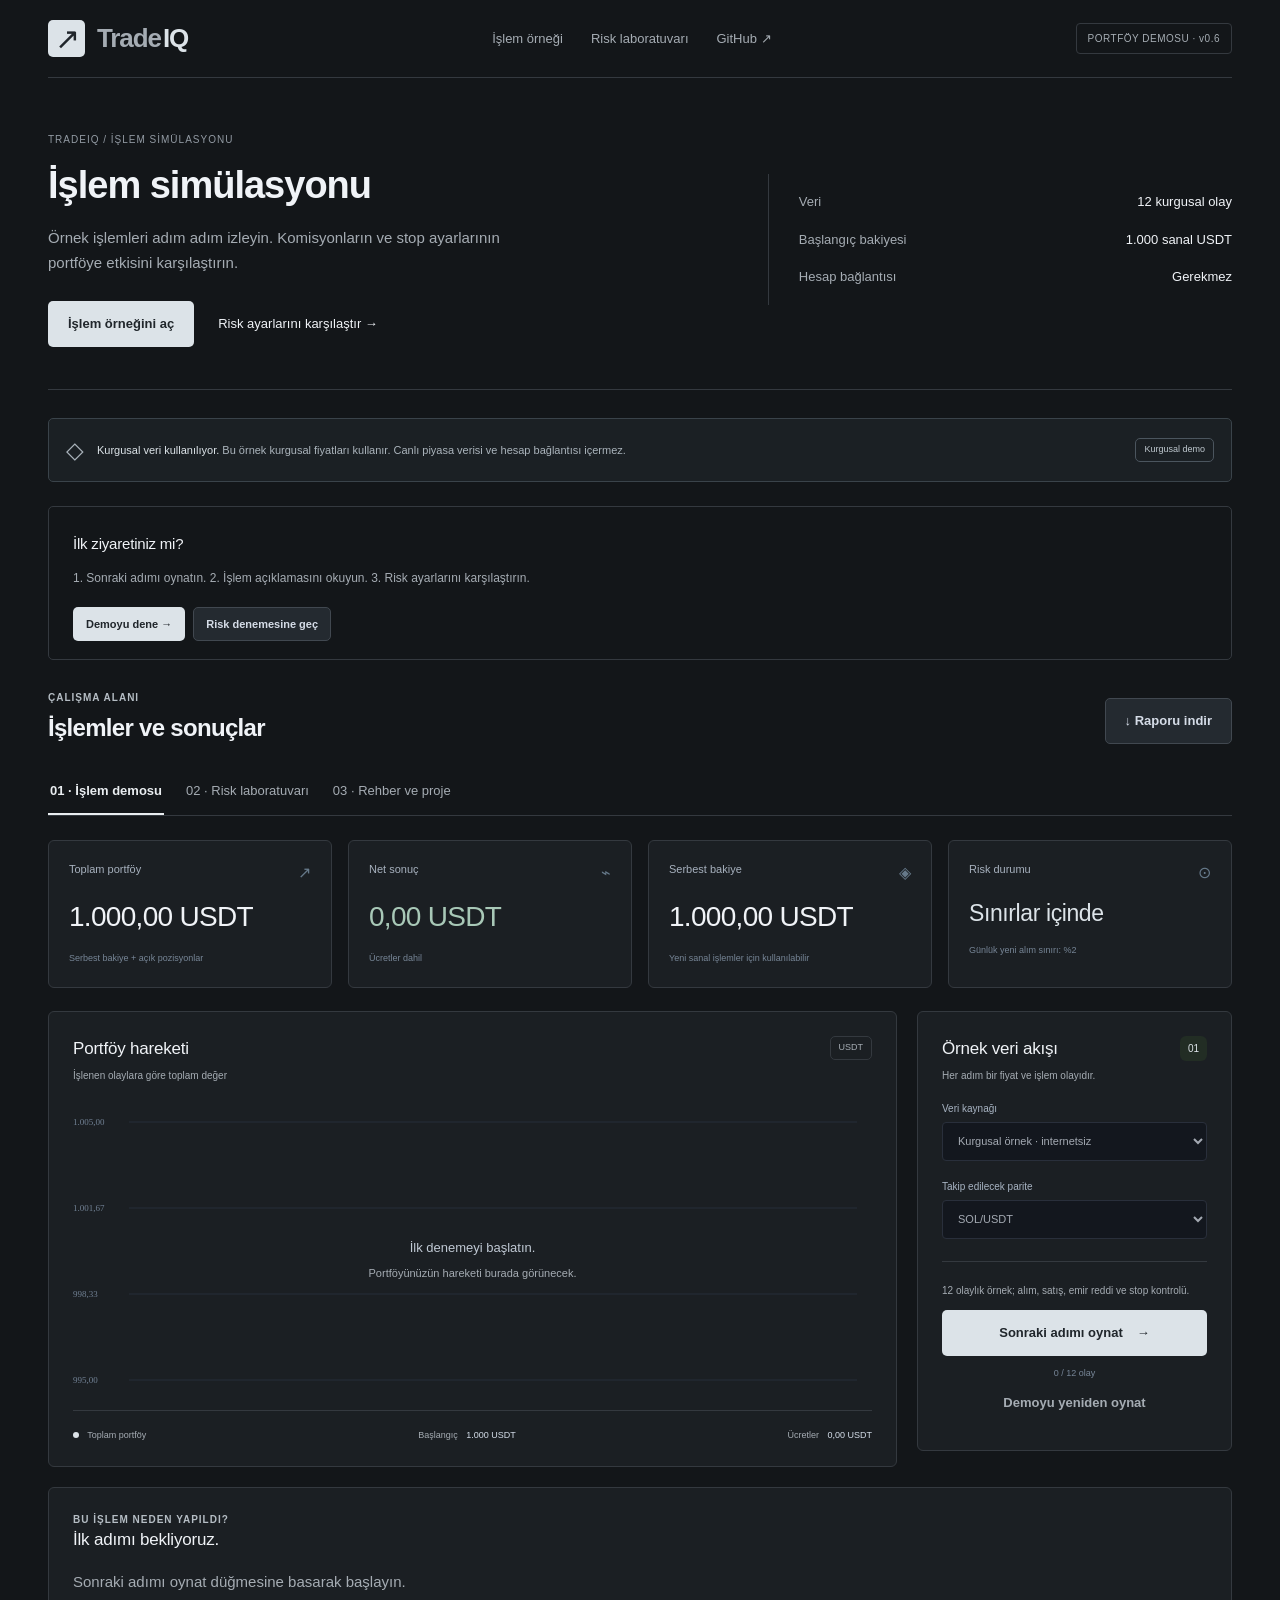
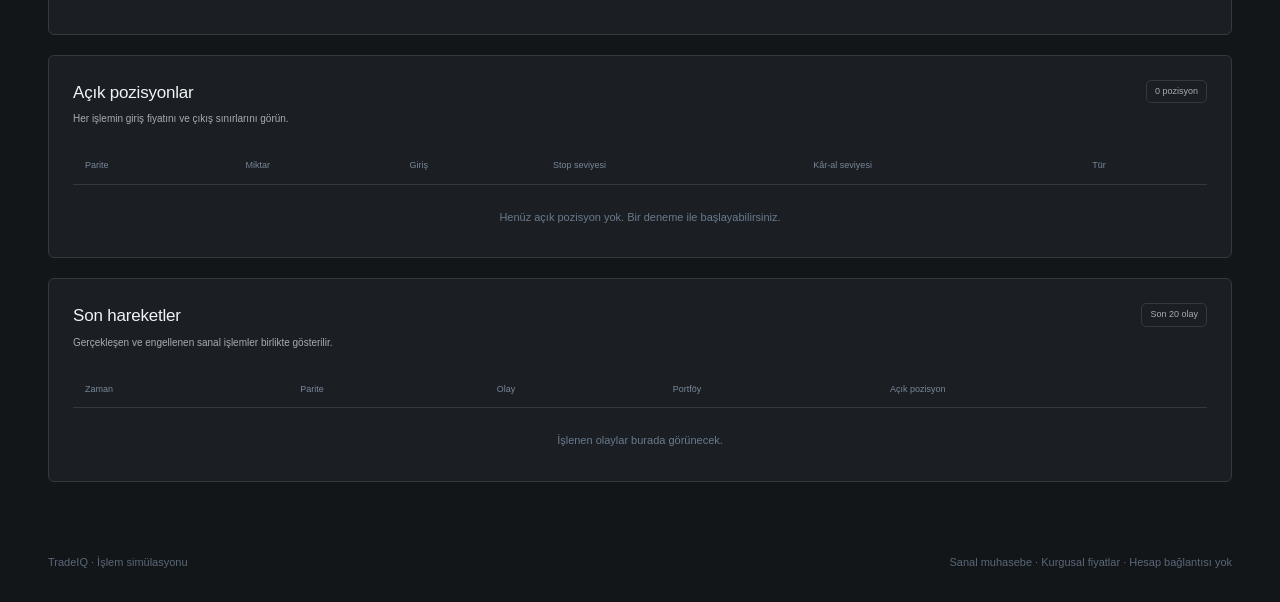
<file: docs/index.html>
<!doctype html>
<html lang="tr">
<head><meta charset="utf-8"><meta name="viewport" content="width=device-width, initial-scale=1"><title>TradeIQ · İşlem simülasyonu</title><meta name="description" content="TradeIQ: etkileşimli sanal işlem demosu, açıklanabilir işlem akışı ve iki senaryolu risk laboratuvarı."><link rel="stylesheet" href="./style.css?v=06"><script src="./app.js?v=06" defer></script></head>
<body>

<main id="overview"><header class="topbar"><a class="brand" href="#overview"><span class="brand-mark">↗</span>Trade<span>IQ</span></a><nav aria-label="Ana gezinme"><a href="#demo-view">İşlem örneği</a><a href="#lab">Risk laboratuvarı</a><a href="https://github.com/horasanliugurhan-beep/tradeiq" target="_blank" rel="noopener noreferrer">GitHub ↗</a></nav><span class="release">PORTFÖY DEMOSU · v0.6</span></header>
<section class="project-intro"><div><div class="project-label">TRADEIQ / İŞLEM SİMÜLASYONU</div><h1>İşlem simülasyonu</h1><p>Örnek işlemleri adım adım izleyin. Komisyonların ve stop ayarlarının portföye etkisini karşılaştırın.</p><div class="intro-links"><a class="button primary" href="#demo-view">İşlem örneğini aç</a><a href="#lab">Risk ayarlarını karşılaştır →</a></div></div><aside class="project-facts"><dl><div><dt>Veri</dt><dd>12 kurgusal olay</dd></div><div><dt>Başlangıç bakiyesi</dt><dd>1.000 sanal USDT</dd></div><div><dt>Hesap bağlantısı</dt><dd>Gerekmez</dd></div></dl></aside></section>
<div class="notice"><div class="notice-icon">◇</div><div><strong>Kurgusal veri kullanılıyor.</strong><span> Bu örnek kurgusal fiyatları kullanır. Canlı piyasa verisi ve hesap bağlantısı içermez.</span></div><span class="mode-pill" id="mode">Kurgusal demo</span></div>
<div id="message" class="message" role="status" aria-live="polite" hidden></div>
<section class="card" id="welcome"><div class="eyebrow">3 ADIMDA KEŞFEDİN</div><h3>İlk ziyaretiniz mi?</h3><p>1. Sonraki adımı oynatın. 2. İşlem açıklamasını okuyun. 3. Risk ayarlarını karşılaştırın.</p><a class="button primary" href="#controls">Demoyu dene →</a><a class="button secondary" href="#lab">Risk denemesine geç</a></section>
<div class="workspace-head"><div><div class="eyebrow">ÇALIŞMA ALANI</div><h2>İşlemler ve sonuçlar</h2></div><button id="export" class="button secondary">↓ Raporu indir</button></div><div class="view-tabs" role="tablist" aria-label="Deneme alanları"><button role="tab" id="tab-demo" data-tab="demo" aria-controls="demo-view" aria-selected="true">01 · İşlem demosu</button><button role="tab" id="tab-lab" data-tab="lab" aria-controls="lab" aria-selected="false">02 · Risk laboratuvarı</button><button role="tab" id="tab-about" data-tab="about" aria-controls="about-view" aria-selected="false">03 · Rehber ve proje</button></div><div data-view="demo" id="demo-view" role="tabpanel" aria-labelledby="tab-demo"><section class="metrics" aria-label="Portföy özeti"><article class="metric"><div>Toplam portföy <span>↗</span></div><h2 id="equity">—</h2><small>Serbest bakiye + açık pozisyonlar</small></article><article class="metric"><div>Net sonuç <span>⌁</span></div><h2 id="pnl">—</h2><small id="pnl-note">Ücretler dahil</small></article><article class="metric"><div>Serbest bakiye <span>◈</span></div><h2 id="cash">—</h2><small>Yeni sanal işlemler için kullanılabilir</small></article><article class="metric"><div>Risk durumu <span>⊙</span></div><h2 id="risk" class="risk-value">—</h2><small id="risk-note">Günlük yeni alım sınırı: %2</small></article></section><section class="main-grid"><article class="card chart-card"><div class="card-head"><div><h3>Portföy hareketi</h3><p id="chart-caption">İşlenen olaylara göre toplam değer</p></div><span class="label">USDT</span></div><div class="chart-wrap"><canvas id="chart" aria-label="Son olaylara göre portföy değeri" role="img"></canvas><div id="chart-empty">İlk denemeyi başlatın.<span>Portföyünüzün hareketi burada görünecek.</span></div></div><div class="chart-foot"><span><i></i> Toplam portföy</span><span>Başlangıç <strong>1.000 USDT</strong></span><span>Ücretler <strong id="fees">—</strong></span></div></article>
<article class="card controls" id="controls"><div class="card-head"><div><h3>Örnek veri akışı</h3><p>Her adım bir fiyat ve işlem olayıdır.</p></div><span class="number-badge">01</span></div><label for="source">Veri kaynağı</label><select id="source" disabled><option value="demo">Kurgusal örnek · internetsiz</option></select><label for="symbol">Takip edilecek parite</label><select id="symbol"><option>SOL/USDT</option><option>BTC/USDT</option><option>ETH/USDT</option></select><button id="configure" class="button secondary wide" hidden>Seçimi uygula</button><div class="divider"></div><div id="demo-controls"><p class="control-description">12 olaylık örnek; alım, satış, emir reddi ve stop kontrolü.</p><button id="step" class="button primary wide">Sonraki adımı oynat <span>→</span></button><small id="demo-progress">0 / 12 olay</small><button id="demo_restart" class="button quiet wide">Demoyu yeniden oynat</button></div><div id="public-controls" hidden><div class="price-line"><div>Son alınan fiyat<strong id="price">Henüz alınmadı</strong></div><button id="refresh" class="icon-button" aria-label="Fiyatı yenile">↻</button></div><small id="price-age">Fiyatı yenileyerek başlayın.</small><label class="check-row"><input type="checkbox" id="automatic"> EMA 9/21 ile otomatik sanal deneme</label><div class="two-buttons"><button id="start" class="button primary">Başlat</button><button id="pause" class="button secondary">Duraklat</button></div><div class="two-buttons manual"><button id="buy" class="button secondary">Sanal alım</button><button id="sell" class="button secondary">Sanal satış</button></div><small>Duraklatınca açık pozisyonların stop takibi sürer. Programı kapatınca takip durur.</small></div></article></section><section class="card" id="explanation" aria-live="polite"><div class="eyebrow">BU İŞLEM NEDEN YAPILDI?</div><h3 id="why-title">İlk adımı bekliyoruz.</h3><p id="why-text">Her olayın gerekçesi burada gösterilir.</p></section><section class="card positions"><div class="card-head"><div><h3>Açık pozisyonlar</h3><p>Her işlemin giriş fiyatını ve çıkış sınırlarını görün.</p></div><span class="label" id="position-count">0 pozisyon</span></div><div class="table-scroll"><table><thead><tr><th>Parite</th><th>Miktar</th><th>Giriş</th><th>Stop seviyesi</th><th>Kâr-al seviyesi</th><th>Tür</th></tr></thead><tbody id="positions-body"></tbody></table></div><div id="positions-empty" class="empty-row">Henüz açık pozisyon yok. Bir deneme ile başlayabilirsiniz.</div></section><section class="card history" id="history"><div class="card-head"><div><h3>Son hareketler</h3><p>Gerçekleşen ve engellenen sanal işlemler birlikte gösterilir.</p></div><span class="label">Son 20 olay</span></div><div class="table-scroll"><table><thead><tr><th>Zaman</th><th>Parite</th><th>Olay</th><th>Portföy</th><th>Açık pozisyon</th></tr></thead><tbody id="history-body"></tbody></table></div><div id="history-empty" class="empty-row">İşlenen olaylar burada görünecek.</div></section></div>


<section data-view="lab" role="tabpanel" aria-labelledby="tab-lab" class="card" id="lab"><div class="eyebrow">RİSK DENEME ALANI</div><h3>Aynı örnek, farklı ayarlar.</h3><p>1.000 USDT sanal başlangıç bakiyesi. İşlem başına risk sınırı %1; komisyon %0,1 ve kayma %0,05. İşlem tutarı üst sınırdır; risk sınırı nedeniyle kullanılan tutar daha düşük olabilir.</p><div class="scenario-grid"><div><h4>Senaryo A</h4><label for="amount-a">İşlem üst sınırı (USDT)</label><select id="amount-a"><option>50</option><option>100</option><option selected>250</option><option>500</option></select><label for="stop-a">Stop oranı (%)</label><select id="stop-a"><option>2</option><option selected>5</option><option>10</option></select></div><div><h4>Senaryo B</h4><label for="amount-b">İşlem üst sınırı (USDT)</label><select id="amount-b"><option>50</option><option selected>100</option><option>250</option><option>500</option></select><label for="stop-b">Stop oranı (%)</label><select id="stop-b"><option>2</option><option>5</option><option selected>10</option></select></div></div><div class="table-scroll"><table><thead><tr><th>Ölçüm</th><th>Senaryo A</th><th>Senaryo B</th></tr></thead><tbody id="comparison"></tbody></table></div><p>Sonuçlar aynı 12 kurgusal olayın tamamını kapsar. Stop seviyesi, özellikle fiyat boşluklarında kaybı garantiyle sınırlamaz. Bu örnek gelecekteki performansı tahmin etmez.</p></section>


<div data-view="about" id="about-view" role="tabpanel" aria-labelledby="tab-about"><section class="card" id="help"><div class="eyebrow">KULLANIM REHBERİ</div><h3>Aklınızdaki sorular.</h3><details><summary>Gerçek para kullanılıyor mu?</summary><p>Hayır. Tüm tutarlar sanal, fiyatlar kurgusaldır.</p></details><details><summary>Stop neden beklediğimden büyük zarar verdi?</summary><p>Fiyat stop seviyesinin altına atlayabilir. Örnek motor, olayda gözlenen fiyata kayma ve komisyon ekleyerek çıkış hesaplar.</p></details><details><summary>İşlem tutarını artırınca neden aynı sonuç çıkıyor?</summary><p>İşlem başına %1 risk sınırı, pozisyon miktarını azaltabilir. Seçtiğiniz tutar üst sınırdır.</p></details><details><summary>Bu bir AI sohbeti mi?</summary><p>Hayır. Bu rehber hazır açıklamalar içerir; bir AI modeline bağlantı kurulmaz.</p></details></section><section class="bottom-grid"><article class="card testnet" id="testnet"><div class="eyebrow">PROJE BİLGİSİ</div><h3>TradeIQ nasıl geliştirildi?</h3><p>Kalıcı işlem muhasebesi, risk sınırları ve 61 otomatik test. Bu demo, Python motorunun hesapladığı 12 olaylık örneği adım adım gösterir.</p><p>API anahtarı istenmez. Ziyaretçiler borsa hesabı bağlayamaz; gerçek para kullanılmaz.</p><a class="button secondary" href="https://github.com/horasanliugurhan-beep/tradeiq" target="_blank" rel="noopener noreferrer">Kaynak kodu incele ↗</a></article>
<article class="card guide"><div class="eyebrow">NASIL ÇALIŞIR?</div><h3>Kullanım adımları</h3><ol><li><span>01</span><div><strong>Bir kaynak seçin.</strong><p>Hazır kurgusal örneği adım adım oynatın.</p></div></li><li><span>02</span><div><strong>Sanal işlemi deneyin.</strong><p>Örnekteki alım, satış ve stop olaylarını inceleyin.</p></div></li><li><span>03</span><div><strong>Sonucu inceleyin.</strong><p>Net sonuç, ücret ve risk sınırlarını birlikte değerlendirin.</p></div></li></ol><div class="guide-foot">Bu örnek strateji performansı veya gelecekteki kazanç hakkında bir iddia içermez.</div></article></section></div><footer><span>TradeIQ · İşlem simülasyonu</span><span>Sanal muhasebe · Kurgusal fiyatlar · Hesap bağlantısı yok</span></footer>
</main></body></html>
</file>
<file: docs/style.css>
:root{--bg:#0e1117;--surface:#151922;--line:#272d38;--text:#f0f3f7;--muted:#909baa;--accent:#c5ee8b;--red:#ff8d93;--sidebar:224px}*{box-sizing:border-box}html{scroll-behavior:smooth}body{margin:0;background:var(--bg);color:var(--text);font-family:Inter,"Segoe UI",Arial,sans-serif;font-size:14px;line-height:1.5}button,input,select{font:inherit}a{color:inherit;text-decoration:none}button,a,select,input{outline-offset:4px}button{cursor:pointer}button:disabled{opacity:.45;cursor:not-allowed}[hidden]{display:none!important}.sidebar{position:fixed;inset:0 auto 0 0;width:var(--sidebar);background:#11151d;border-right:1px solid var(--line);padding:32px 21px;display:flex;flex-direction:column}.brand{display:flex;align-items:center;gap:2px;font-size:26px;font-weight:700;letter-spacing:-1.1px}.brand>span:last-child{color:var(--accent)}.brand-mark{background:var(--accent);color:#1d3021;font-size:30px;line-height:37px;height:37px;width:37px;text-align:center;border-radius:11px;margin-right:10px;font-weight:500}.workspace-label{color:#626f80;font-size:9px;letter-spacing:1.7px;margin:49px 8px 14px}.nav-item{display:flex;align-items:center;gap:13px;color:#9ca8b8;font-size:12px;padding:13px 11px;margin-bottom:7px;border-radius:8px}.nav-item span{font-size:20px;width:21px}.nav-item:hover{background:#1b222d;color:#fff}.nav-item.selected{background:#222d24;color:var(--accent)}.side-note{margin-top:auto;border:1px solid var(--line);padding:15px;border-radius:10px;font-size:11px;color:#d6dfcb}.tiny-dot{display:inline-block;height:6px;width:6px;border-radius:50%;background:var(--accent);margin-right:6px}.side-note p{color:var(--muted);margin-bottom:0;line-height:1.8}.profile{display:flex;gap:10px;align-items:center;border-top:1px solid var(--line);margin-top:25px;padding-top:24px;font-size:11px}.profile small{display:block;color:var(--muted);font-size:10px;margin-top:3px}.avatar{background:#2a3442;color:#c9d5e3;width:33px;height:33px;border-radius:50%;display:grid;place-items:center}main{margin-left:var(--sidebar);padding:0 40px;max-width:1700px}header{height:78px;border-bottom:1px solid var(--line);display:flex;align-items:center;justify-content:space-between;color:var(--muted);font-size:11px}.breadcrumb span{margin:0 12px;color:#4a5361}.header-meta{display:flex;align-items:center;gap:6px}.version{margin-left:15px;border:1px solid var(--line);padding:2px 8px;border-radius:5px;font-size:10px}.intro{display:flex;justify-content:space-between;align-items:center;padding:34px 0 25px}.eyebrow{font-size:9px;letter-spacing:2px;color:var(--accent);font-weight:600}h1{font-size:30px;letter-spacing:-1px;font-weight:600;margin:8px 0}p{color:var(--muted)}.intro p{font-size:12px;margin:7px 0}.button{display:inline-flex;justify-content:center;align-items:center;gap:14px;padding:10px 15px;border-radius:7px;font-size:11px;font-weight:600;border:1px solid transparent;min-height:39px;transition:background .15s}.button.primary{background:var(--accent);color:#1b2920}.button.primary:hover{background:#dbffa8}.button.secondary{background:#1b202b;border-color:#303744;color:#d5dce7}.button.secondary:hover{background:#252d3b}.button.quiet{background:transparent;color:var(--muted);padding:8px}.wide{width:100%}.notice{display:flex;align-items:center;gap:13px;padding:14px 17px;border:1px solid #344132;border-radius:8px;background:#172119;font-size:11px;color:#aebbab}.notice strong{color:#d7e5cd;font-weight:500}.notice-icon{font-size:23px;color:var(--accent)}.mode-pill{margin-left:auto;white-space:nowrap;font-size:9px;border:1px solid #41533e;border-radius:5px;padding:4px 8px;color:var(--accent)}.message{padding:13px 17px;background:#273345;border:1px solid #465773;border-radius:8px;margin-top:14px;color:#dce8ff;font-size:12px}.message.error{background:#342024;color:#ffc7cd;border-color:#6f3b43}.metrics{display:grid;grid-template-columns:repeat(4,1fr);gap:15px;margin:23px 0}.metric{border:1px solid var(--line);border-radius:10px;background:var(--surface);padding:20px}.metric>div{font-size:11px;color:#a7b1be;display:flex;justify-content:space-between}.metric>div span{color:#66798a;font-size:16px}.metric h2{font-weight:500;font-size:27px;margin:11px 0 7px;letter-spacing:-.7px}.metric small{color:#778697;font-size:9px}.metric .risk-value{font-size:23px;letter-spacing:-.4px;color:var(--accent)}.positive{color:var(--accent)}.negative{color:var(--red)}.main-grid{display:grid;grid-template-columns:minmax(0,1fr) 315px;gap:20px;align-items:start}.card{background:var(--surface);border:1px solid var(--line);border-radius:11px;padding:23px;min-width:0}.card-head{display:flex;justify-content:space-between;align-items:start;gap:12px}h3{font-weight:500;font-size:15px;letter-spacing:-.2px;margin:0}.card-head p{font-size:10px;margin:5px 0 0}.label{font-size:9px;padding:4px 8px;border:1px solid var(--line);color:var(--muted);border-radius:5px;white-space:nowrap}.chart-wrap{position:relative;height:270px;margin-top:25px}canvas{width:100%;height:100%}#chart-empty{position:absolute;inset:0;display:flex;flex-direction:column;align-items:center;justify-content:center;color:#c0c9d4;font-size:13px}#chart-empty span{display:block;color:var(--muted);font-size:11px;margin-top:7px}.chart-foot{display:flex;align-items:center;justify-content:space-between;border-top:1px solid var(--line);padding-top:18px;color:var(--muted);font-size:9px}.chart-foot i{display:inline-block;width:6px;height:6px;border-radius:50%;background:var(--accent);margin-right:6px}.chart-foot strong{margin-left:6px;color:#d5deea;font-weight:500}.number-badge{background:#222d24;color:var(--accent);border-radius:6px;padding:5px 8px;font-size:10px}label{display:block;color:#a8b4c3;font-size:10px;margin:16px 0 6px}input,select{width:100%;background:#11151d;border:1px solid #303746;color:#dde4ef;border-radius:6px;min-height:39px;padding:9px 11px;font-size:11px}input::placeholder{color:#576576}select{margin-bottom:2px}.controls>.button{margin-top:16px}.divider{height:1px;background:var(--line);margin:20px 0}.control-description{font-size:10px;line-height:1.7}.controls small{display:block;color:#778698;font-size:9px;line-height:1.6;margin-top:10px}#demo-progress{text-align:center}.price-line{display:flex;justify-content:space-between;color:var(--muted);font-size:10px}.price-line strong{display:block;color:#e5edf8;font-size:19px;font-weight:500;margin-top:4px}.icon-button{border:1px solid var(--line);border-radius:6px;background:#1e2530;color:var(--accent);width:34px;height:34px;font-size:20px}.check-row{display:flex;gap:8px;align-items:center;line-height:1.7;margin:18px 0}.check-row input{width:14px;min-height:14px;accent-color:var(--accent)}.two-buttons{display:flex;gap:8px}.two-buttons>*{flex:1}.manual{margin-top:10px}.positions{margin-top:20px}.table-scroll{overflow-x:auto}table{width:100%;border-collapse:collapse;text-align:left;font-size:11px;margin-top:20px;white-space:nowrap}th{color:#788699;font-weight:400;font-size:9px;padding:11px 12px;border-bottom:1px solid var(--line)}td{padding:13px 12px;border-bottom:1px solid #242a34;color:#bdc8d6}td:first-child{color:#e8edf4}.empty-row{padding:24px 0 8px;text-align:center;color:#697a8e;font-size:11px}.bottom-grid{display:grid;grid-template-columns:minmax(0,1.6fr) minmax(260px,1fr);gap:20px;margin-top:20px}.testnet h3{margin-top:8px}.connection-badge{font-size:9px;border:1px solid var(--line);padding:4px 8px;color:var(--muted);border-radius:50px;white-space:nowrap}.connection-badge.connected{border-color:#465a39;color:var(--accent)}.testnet-info{color:var(--muted);font-size:10px;line-height:1.9;margin:17px 0 3px}.testnet-info a{color:var(--accent);text-decoration:underline;text-underline-offset:3px}.key-fields{display:grid;grid-template-columns:1fr 1fr;gap:12px}.key-fields label{margin-top:12px}form>.button{margin-top:15px}.validation{border-top:1px solid var(--line);margin-top:18px;padding-top:4px}.validate-row{display:flex;gap:10px}.validate-row input{width:100px}.validation small{display:block;color:#78899b;font-size:9px;line-height:1.7;margin-top:9px}.balance-tags{display:flex;gap:8px;flex-wrap:wrap;font-size:10px;margin-top:15px}.balance-tags span{background:#263024;padding:5px 9px;border-radius:5px;color:#d7e8c8}.guide h3{margin:11px 0 25px;font-size:19px}.guide ol{list-style:none;padding:0;margin:0}.guide li{display:flex;gap:15px;margin-bottom:23px}.guide li>span{color:#8ca077;font-size:11px;border:1px solid #344133;border-radius:50%;height:29px;min-width:29px;display:grid;place-items:center}.guide strong{font-size:11px;font-weight:500}.guide p{font-size:10px;line-height:1.8;margin:6px 0}.guide-foot{border-top:1px solid var(--line);padding-top:16px;font-size:9px;line-height:1.8;color:#7e8b9b}.history{margin-top:20px}.outcome{font-size:10px;background:#252c38;border-radius:5px;padding:4px 7px;display:inline-block}.outcome.buy{color:var(--accent);background:#263424}.outcome.sell{color:#b7cfff;background:#263247}.outcome.blocked{color:#f3c17f;background:#372d23}footer{display:flex;justify-content:space-between;color:#596778;font-size:9px;padding:26px 0 35px}body.busy button{pointer-events:none;opacity:.65}@media(min-width:1500px){main{padding:0 60px}.chart-wrap{height:310px}}@media(max-width:1150px){:root{--sidebar:190px}main{padding:0 24px}.sidebar{padding:26px 14px}.metrics{gap:10px}.metric{padding:15px}.metric h2{font-size:22px}.main-grid{grid-template-columns:minmax(0,1fr) 285px}.card{padding:19px}.chart-foot{flex-wrap:wrap;gap:10px}.notice{align-items:start}.notice>div:nth-child(2) span{display:block}.intro h1{font-size:25px}}@media(max-width:900px){.sidebar{width:70px;padding:25px 12px}.brand{font-size:0}.brand-mark{font-size:28px;margin:0;min-width:37px}.workspace-label,.side-note,.profile{display:none}.sidebar nav{margin-top:30px}.nav-item{font-size:0;gap:0;padding:12px 10px}.nav-item span{font-size:20px}.brand>span:last-child{display:none}main{margin-left:70px}.metrics{grid-template-columns:repeat(2,1fr)}.main-grid{grid-template-columns:1fr}.chart-wrap{height:230px}.bottom-grid{grid-template-columns:1fr}.intro{gap:15px}.intro h1{font-size:24px}.controls{max-width:none}.controls label{margin-top:10px}}@media(max-width:550px){main{padding:0 15px;margin-left:0}.sidebar{display:none}header{height:55px}.header-meta{font-size:9px}.intro{align-items:start;padding-top:25px}.intro h1{font-size:23px;max-width:240px}.intro>.button{font-size:0;width:39px;padding:0}.intro>.button::after{content:'↓';font-size:18px}.intro p{font-size:10px}.notice{padding:12px;gap:9px}.mode-pill{display:none}.metric h2{font-size:22px}.metric small{font-size:8px}.card{padding:16px}.key-fields{grid-template-columns:1fr}.testnet .card-head{display:block}.connection-badge{display:inline-block;margin-top:12px}.chart-foot{font-size:8px}.validate-row{flex-wrap:wrap}footer{display:block}footer span{display:block;margin:5px 0}.metric .risk-value{font-size:19px}}
body.busy #pause{pointer-events:auto;opacity:1} body.busy #pause:disabled{opacity:.45}

#welcome,#explanation,#lab,#help{margin:20px 0;padding:24px} .scenario-grid{display:grid;grid-template-columns:1fr 1fr;gap:24px;margin:20px 0}.scenario-grid label{display:block;margin:12px 0 6px}.scenario-grid select{width:100%}details{padding:14px 0;border-bottom:1px solid #29323e}summary{cursor:pointer;font-weight:600}#welcome .button{margin:6px 8px 0 0}@media(max-width:600px){.scenario-grid{grid-template-columns:1fr}#welcome,#explanation,#lab,#help{padding:18px}}

:root{--bg:#090f19;--surface:#111d2b;--line:#273749;--accent:#c8f398;--muted:#a2b3c7}body{background:radial-gradient(ellipse at 80% 0%,#16352f55,transparent 45%),var(--bg);font-size:15px}main{margin:0 auto;padding:0 48px;max-width:1440px}.topbar{height:94px;font-size:13px}.topbar nav{display:flex;gap:28px}.topbar nav a:hover{color:var(--accent)}.release{font-size:10px;letter-spacing:1px;border:1px solid var(--line);padding:7px 11px;border-radius:30px}.hero{display:grid;grid-template-columns:1.1fr 1fr;gap:64px;align-items:center;padding:78px 0 62px}.hero h1{font-size:clamp(48px,5.5vw,78px);font-weight:650;line-height:1.08;letter-spacing:-3px;margin:24px 0}.hero h1 span{color:var(--accent)}.hero-copy>p{font-size:17px;max-width:470px;line-height:1.8}.eyebrow{font-size:10px;letter-spacing:1.5px}.hero-actions{display:flex;gap:12px;margin:28px 0 20px}.button{font-size:13px;border-radius:10px;min-height:46px;padding:12px 19px;transition:transform .2s,background .2s}.button:hover{transform:translateY(-2px)}.hero-tags{display:flex;gap:15px;flex-wrap:wrap;font-size:11px;color:var(--muted)}.hero-tags span:before{content:'✓ ';color:var(--accent)}.hero-art{border:1px solid #365448;background:linear-gradient(135deg,#1e382f88,#0e1c2d);padding:28px;border-radius:24px;box-shadow:0 25px 80px #0005;transform:rotate(-2deg)}.art-label{font-size:10px;letter-spacing:3px;color:#adc6bd}.hero-art svg{width:100%;margin:20px 0}.art-chips{display:flex;gap:12px}.art-chips span{padding:8px 12px;border:1px solid #3a514b;border-radius:9px;color:#d6e4dc;font-size:12px}.hero-art small{display:block;margin-top:20px;font-size:10px;color:#9eaea9}.proof-strip{display:grid;grid-template-columns:repeat(4,1fr);border-top:1px solid var(--line);border-bottom:1px solid var(--line);padding:26px 0;margin-bottom:40px;gap:20px}.proof-strip div{display:flex;align-items:center;gap:14px}.proof-strip strong{font-size:30px;font-weight:500;color:var(--accent)}.proof-strip span{font-size:12px;color:var(--muted)}.notice{border-radius:12px;margin-bottom:24px}.workspace-head{display:flex;justify-content:space-between;align-items:center;margin:30px 0 18px}.workspace-head h2{font-size:28px;letter-spacing:-.7px;margin:5px 0}.view-tabs{display:flex;gap:8px;padding:6px;background:#0e1826;border:1px solid var(--line);border-radius:13px;margin:0 0 24px;width:fit-content}.view-tabs button{background:transparent;color:var(--muted);border:0;border-radius:8px;padding:12px 20px;font-size:13px}.view-tabs button[aria-selected=true]{background:#c8f398;color:#15261b;font-weight:600}.card{border-radius:16px;background:linear-gradient(135deg,#142130,#101a28);padding:24px;box-shadow:0 10px 30px #0001}.metric{border-radius:14px;background:#111c2b}.metric h2{font-size:30px}h3{font-size:19px}.card p{line-height:1.8}.metrics{gap:16px}.main-grid{gap:20px;margin-top:22px}.chart-wrap{height:300px}#welcome{background:transparent;border:1px solid var(--line);padding:18px 24px;margin-bottom:28px}#welcome h3{margin:8px 0}#welcome .button{min-height:34px;padding:7px 12px;font-size:11px}#lab .scenario-grid>div{background:#0c1522;border:1px solid var(--line);border-radius:12px;padding:20px}select,input{border-radius:9px}#demo-view{scroll-margin-top:24px}.view-tabs button:focus-visible{outline:2px solid white;outline-offset:3px}[data-view]{animation:appear .35s ease-out}@keyframes appear{from{opacity:.4;transform:translateY(7px)}to{opacity:1;transform:none}}footer{padding:32px 0;margin-top:40px}@media(prefers-reduced-motion:reduce){html{scroll-behavior:auto}*{animation:none!important;transition:none!important}.hero-art{transform:none}}@media(max-width:1000px){main{margin:0;padding:0 28px}.hero{gap:28px;padding-top:50px}.hero h1{font-size:56px}.release{display:none}.proof-strip div{display:block}.proof-strip span{display:block}.brand>span:last-child{display:inline}.hero-art{padding:18px}}@media(max-width:650px){main{padding:0 18px}.topbar{height:76px}.topbar nav{gap:14px;font-size:11px}.topbar nav a:first-child{display:none}.brand{font-size:23px}.hero{grid-template-columns:1fr;padding:40px 0;gap:28px}.hero h1{font-size:50px;letter-spacing:-2px}.hero-copy>p{font-size:15px}.hero-art{transform:none}.hero-tags{gap:10px;font-size:10px}.hero-actions{flex-wrap:wrap}.proof-strip{grid-template-columns:1fr 1fr;padding:22px 0;gap:22px}.proof-strip strong{font-size:25px}.proof-strip span{font-size:11px}.workspace-head h2{font-size:23px}.workspace-head .button{font-size:11px;padding:9px 12px}.view-tabs{width:100%;gap:3px}.view-tabs button{padding:11px 6px;flex:1;font-size:10px}.metrics{gap:10px}.metric h2{font-size:23px}.card{padding:18px}.hero .eyebrow{font-size:8px;letter-spacing:1px}#welcome{padding:18px}.chart-wrap{height:230px}}

/* Restrained financial workspace */
:root{--bg:#131619;--surface:#1b1f23;--line:#34393f;--accent:#dce3e8;--muted:#a5acb3}body{background:#131619;font-family:"Segoe UI",Arial,sans-serif}.topbar{height:78px}.brand-mark{background:#dce3e8;color:#20262b;border-radius:5px}.brand>span:last-child{color:#dce3e8}.release{border-radius:4px;letter-spacing:.5px}.project-intro{display:grid;grid-template-columns:1.4fr 1fr;gap:70px;padding:54px 0 42px;border-bottom:1px solid var(--line);margin-bottom:28px}.project-label{font-size:10px;color:#929aa3;letter-spacing:1px}.project-intro h1{font-size:38px;font-weight:600;letter-spacing:-1px;line-height:1.2;margin:16px 0}.project-intro p{font-size:15px;max-width:510px;line-height:1.7}.intro-links{display:flex;align-items:center;gap:24px;margin-top:25px;font-size:13px}.project-facts{align-self:center;border-left:1px solid var(--line);padding-left:30px}.project-facts dl{margin:0}.project-facts dl>div{display:flex;justify-content:space-between;gap:25px;margin:18px 0;font-size:13px}.project-facts dt{color:var(--muted)}.project-facts dd{margin:0;text-align:right}.card,.metric{background:#1b1f23;border-radius:6px;box-shadow:none}.button{border-radius:5px;transition:background .15s}.button:hover{transform:none}.button.primary{background:#dce3e8;color:#20262b}.button.primary:hover{background:#fff}.button.secondary{background:#242a30;border-color:#414850}.eyebrow{color:#b5bdc4;letter-spacing:1px}.notice{background:#1b2024;border-color:#3a434a;border-radius:5px;color:#abb4bc}.notice strong{color:#dce3e8}.notice-icon{color:#abb4bc}.mode-pill{border-color:#4b555e;color:#bfc8cf}.view-tabs{background:transparent;border:0;border-bottom:1px solid var(--line);border-radius:0;padding:0;gap:20px;width:100%}.view-tabs button{border-radius:0;padding:12px 2px;border-bottom:2px solid transparent}.view-tabs button[aria-selected=true]{background:transparent;color:#e9edf0;border-bottom-color:#e9edf0}.workspace-head h2{font-size:24px;font-weight:600}.metric h2{font-size:28px;font-variant-numeric:tabular-nums}.card h3{font-size:17px}#lab .scenario-grid>div{background:#161a1e;border-radius:5px}select,input{border-radius:4px}#welcome{border-radius:5px}#welcome .eyebrow{display:none}#welcome h3{font-size:15px}#welcome p{font-size:12px}.positive{color:#a8c8b7}[data-view]{animation:none}.tiny-dot{background:#a8bdb0}footer{font-size:11px}@media(max-width:650px){.project-intro{grid-template-columns:1fr;gap:22px;padding:34px 0}.project-intro h1{font-size:30px}.project-intro p{font-size:14px}.project-facts{border-left:0;border-top:1px solid var(--line);padding:10px 0 0}.intro-links{gap:15px;flex-wrap:wrap}.view-tabs{gap:12px}.view-tabs button{font-size:10px}.metric h2{font-size:22px}.topbar{height:68px}}
</file>
